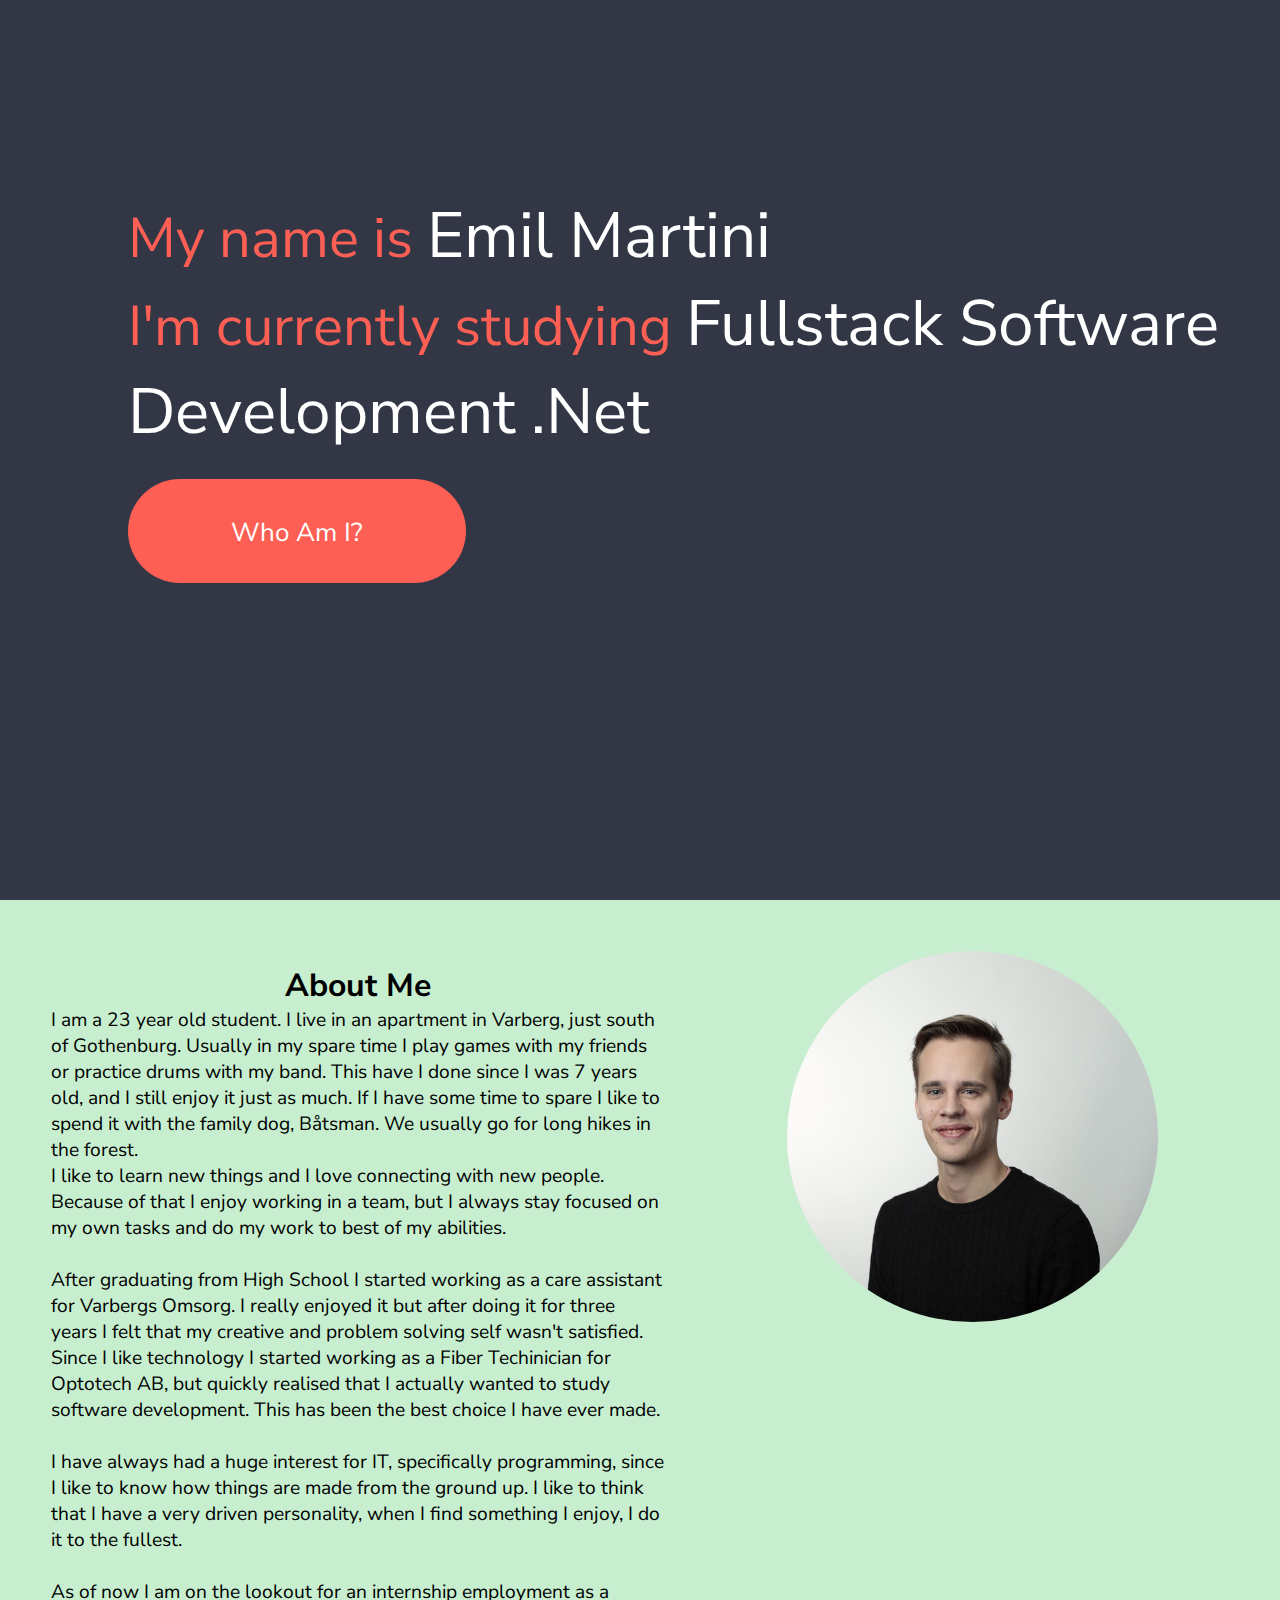
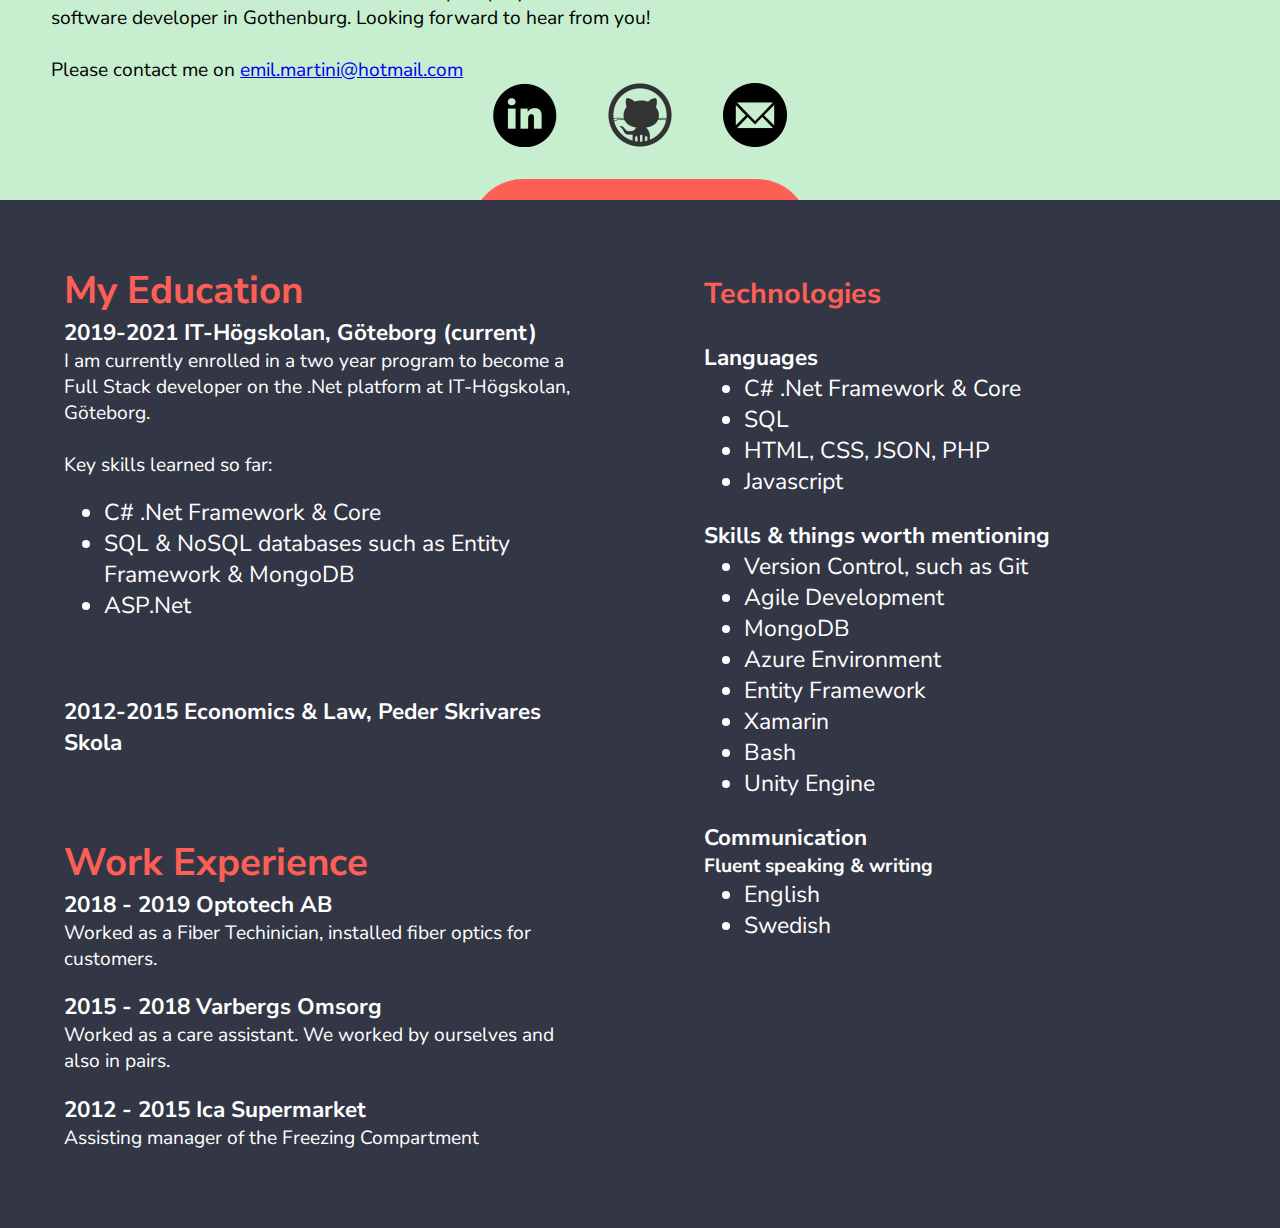
<file: index.html>
<!DOCTYPE html>
<html lang="en" dir="ltr">
<head>
  <meta charset="utf-8">
  <title>Emil Martini CV</title>
  <link rel="stylesheet" href="css/master.css">
  <link href="https://fonts.googleapis.com/css?family=Nunito+Sans&display=swap" rel="stylesheet">
</head>
<body>
  <section id="sectionA">
    <div id="introduction">
      <p>My name is <span class="in-white">Emil Martini</span><br>I'm currently studying <span class="in-white">Fullstack Software Development .Net</span></p>
      <a href="#presentation" class="button buttonstyle">Who Am I?</a>
    </div>
  </section>
  <section id="sectionB">
    <div id="presentation">
      <span class="image-container">
        <img src="Images/V82ccm7A.jpeg" alt="Professional photo">
      </span>
      <article class="about-me">
        <h2>About Me</h2>
        <p>I am a 23 year old student. I live in an apartment in Varberg, just south of Gothenburg.
          Usually in my spare time I play games with my friends or practice drums with my band. This have I done since I was 7 years old, and I still enjoy it just as much.

          If I have some time to spare I like to spend it with the family dog, Båtsman. We usually go for long hikes in the forest.<br>
          I like to learn new things and I love connecting with new people. Because of that I enjoy working in a team, but I always stay focused on my own tasks and do my work to best of my abilities.<br>
          <br>
          After graduating from High School I started working as a care assistant for Varbergs Omsorg. I really enjoyed it but after doing it for three years I felt that my creative and problem solving self wasn't satisfied.
          Since I like technology I started working as a Fiber Techinician for Optotech AB, but quickly realised that I actually wanted to study software development. This has been the best choice I have ever made.
          <br>
          <br>
          I have always had a huge interest for IT, specifically programming, since I like to know how things are made from the ground up.
          I like to think that I have a very driven personality, when I find something I enjoy, I do it to the fullest.<br>
          <br>
          As of now I am on the lookout for an internship employment as a software developer in Gothenburg. Looking forward to hear from you!
          <br>
          <br>
          Please contact me on <a href="mailto:emil.martini@hotmail.com">emil.martini@hotmail.com</a>
        </p>
      </article>
    </div>
    <div id="contact-container">
      <div id="contact">
        <a href="https://www.linkedin.com/in/emil-martini-247520192" target="_blank"><img src="./Images/contact-linkedIn.png" alt="LinkedIn"></a>
        <a href="https://github.com/EmilMartini" target="_blank"><img src="./Images/contact-github.png" alt="GitHub"></a>
        <a href="mailto:emil.martini@hotmail.com"><img src="./Images/contact-email.png" alt="Email"></a>
      </div>
      <a href="#experience" class="button buttonstyle">My Experience/Education</a>
    </div>
  </section>
  <section id="experience">
    <div id="my-experience">
      <div id="my-education">
        <h1 class="in-orange">My Education</h1>
        <h3>2019-2021 IT-Högskolan, Göteborg (current)</h3>
        <p>I am currently enrolled in a two year program to become a Full Stack developer on the .Net platform at IT-Högskolan, Göteborg.<br>
          <br>
          Key skills learned so far:</p>
          <ul>
            <li>C# .Net Framework & Core</li>
            <li>SQL & NoSQL databases such as Entity Framework & MongoDB</li>
            <li>ASP.Net</li>
          </ul>
          <br>
          <br>
          <h3>2012-2015 Economics & Law, Peder Skrivares Skola</h3>
          <br>
          <br>
          <br>
        </div>
        <div id="work">
          <h1 class="in-orange">Work Experience</h1>
          <h3>2018 - 2019 Optotech AB</h3>
          <p>Worked as a Fiber Techinician, installed fiber optics for customers.</p>
          <h3>2015 - 2018 Varbergs Omsorg</h3>
          <p>Worked as a care assistant. We worked by ourselves and also in pairs.</p>
          <h3>2012 - 2015 Ica Supermarket</h3>
          <p>Assisting manager of the Freezing Compartment</p>
        </div>
      </div>
      <article id="my-competence">
        <h2 class="in-orange">Technologies</h2>
        <h3>Languages</h3>
        <ul>
          <li>C# .Net Framework & Core</li>
          <li>SQL</li>
          <li>HTML, CSS, JSON, PHP</li>
          <li>Javascript</li>
        </ul>
        <h3>Skills & things worth mentioning</h3>
        <ul>
          <li>Version Control, such as Git</li>
          <li>Agile Development</li>
          <li>MongoDB</li>
          <li>Azure Environment</li>
          <li>Entity Framework</li>
          <li>Xamarin</li>
          <li>Bash</li>
          <li>Unity Engine</li>
        </ul>
        <h3>Communication</h3>
        <h4>Fluent speaking & writing</h4>
        <ul>
          <li>English</li>
          <li>Swedish</li>
        </ul>
      </article>
    </section>
  </body>
  </html>
</file>
<file: css/master.css>
* {
  margin: 0;
  scroll-behavior: smooth;
  font-family: 'Nunito Sans', sans-serif;
}

section{
  width: 100%;
  height: 100vh;
  overflow: auto;
  float: left;
}

#sectionA, #experience{
  background-color: #333745;
}

#sectionB{
  background-color: #C7EFCF;
}

#experience{
  color: white;
}

#introduction{
  padding-top: 15%;
  padding-left: 10%;
  color: #FE5F55;
  font-size: 3.5em;
  overflow: auto;
}

.button{
  display: block;
  border-style: none;
  padding: auto;
  margin-top: 2%;
  height: 4em;
  width: 13em;
  text-decoration: none;
  box-sizing: border-box;
  font-size: 26px;
  text-align: center;
}

.buttonstyle{
  text-align: center;
  border-radius: 56px;
  padding-top: 1.4em;
  padding: auto;
  color: white;
  background: #FE5F55;
}

.about-me{
  order: 1;
  width: 50%;
  height: 80%;
  padding: 5% 0 0 4%;
}

.image-container{
  order: 2;
  width: 50%;
  height: 80%;
  text-align: center;
  padding-top: 4%;
}

#presentation{
  display: flex;
  align-self: center;
  flex-direction: row;
  flex-wrap: nowrap;
}

#presentation img {
  height: 29vw;
  width: auto;
  border-radius: 50%;
}

#presentation h3{
  font-size: 1.5em;
}

#presentation p, ul{
  font-size: 1.2em;
}

#presentation ul {
  margin-bottom: 4%;
  margin-top: 2%;
}

#presentation h2{
  font-size: 2em;
  text-align: center;
}

#presentation span{
  font-size: 0.8em;
}

#sectionB .button{
  margin: 0 auto;
}

#contact{
  display: flex;
  flex-direction: row;
  align-self: center;
  justify-content: center;
}

#contact a {
  text-align: center;
  margin: 0 2% 2% 2%;
}

#contact img{
  width: 5vw;
}

#contact h3{
  order: 1;
}

#experience{
  display: flex;
  flex-direction: row;
  align-items: baseline;
  padding-bottom: 10%;
  font-size: 1.2em;
}

#experience h2{
  padding-bottom: 1em;
}

#experience p{
  padding-bottom: 1em;
}

#experience ul {
  padding-bottom: 1em;
}

#my-experience{
  order: 1;
  width: 40%;
  margin: 5%;
}

#my-competence{
  order:2;
  width: 40%;
  margin: 5%;
}

.in-white{
  color: white;
  font-size: 4rem;
}

.in-orange{
  color: #FE5F55;
}

@media (max-aspect-ratio: 1/1) {
  #introduction{
    padding: 0 auto;
    padding-top: 60%;
  }

  .in-white{
    font-size: 3rem;
  }

  .button {
    margin-left: 5%;
    margin-top: 10%;
  }

  #presentation{
    flex-direction:column;
    flex-wrap: wrap;
  }

  .about-me{
    order: 2;
    align-self: center;
    text-align: center;
    width: 90%;
    padding-top: 10%;
    padding-left: 0%;
  }

  .about-me ul{
    padding-top: 2%;
    padding-left: 0%;
  }

  .image-container{
    order: 1;
    width: 100%;
    padding-top: 10%;
  }

  #experience{
    height: 200vh;
  }

  #my-experience{
    order: 1;
    text-align: center;
    align-self: center;
    width: 80%;
    padding-left: 0%;
  }

  #my-competence{
    order: 2;
    text-align: center;
    align-self: center;
    width: 80%;
    padding-left: 0%;
  }

  #my-competence ul {
    padding-left: 0%;
  }

  #presentation h2 {
    font-size: 3em;
  }

  #presentation h3{
    font-size: 2em;
    align-self: center;
    text-align: center;
  }

  #presentation p, ul, h4{
    font-size: 1.5em;
    list-style: none;
    text-align: center;
  }

  #presentation ul {
    margin:0;
    margin-bottom:
    padding:0;
    text-align: center;
  }

  #presentation li:last-child{
    padding-bottom: 2%;
  }

  #sectionB{
    height: 110vh;
  }

  #sectionB .button{
    margin: 5% auto;
  }

  #contact-container{
    margin-top: 4%;
  }
  #contact{
    justify-content: center;
  }

  #contact img{
    width: 17vw;
  }

  #contact{
    margin: 0 auto;
  }

  #experience {
    flex-direction: column;
    height: 220vh;
  }

  #experience .button{
    margin: 5% auto;
  }

  #experience a{
    font-size: 2em;
  }

  #experience ul {
    padding-bottom: 1em;
  }

}
</file>
